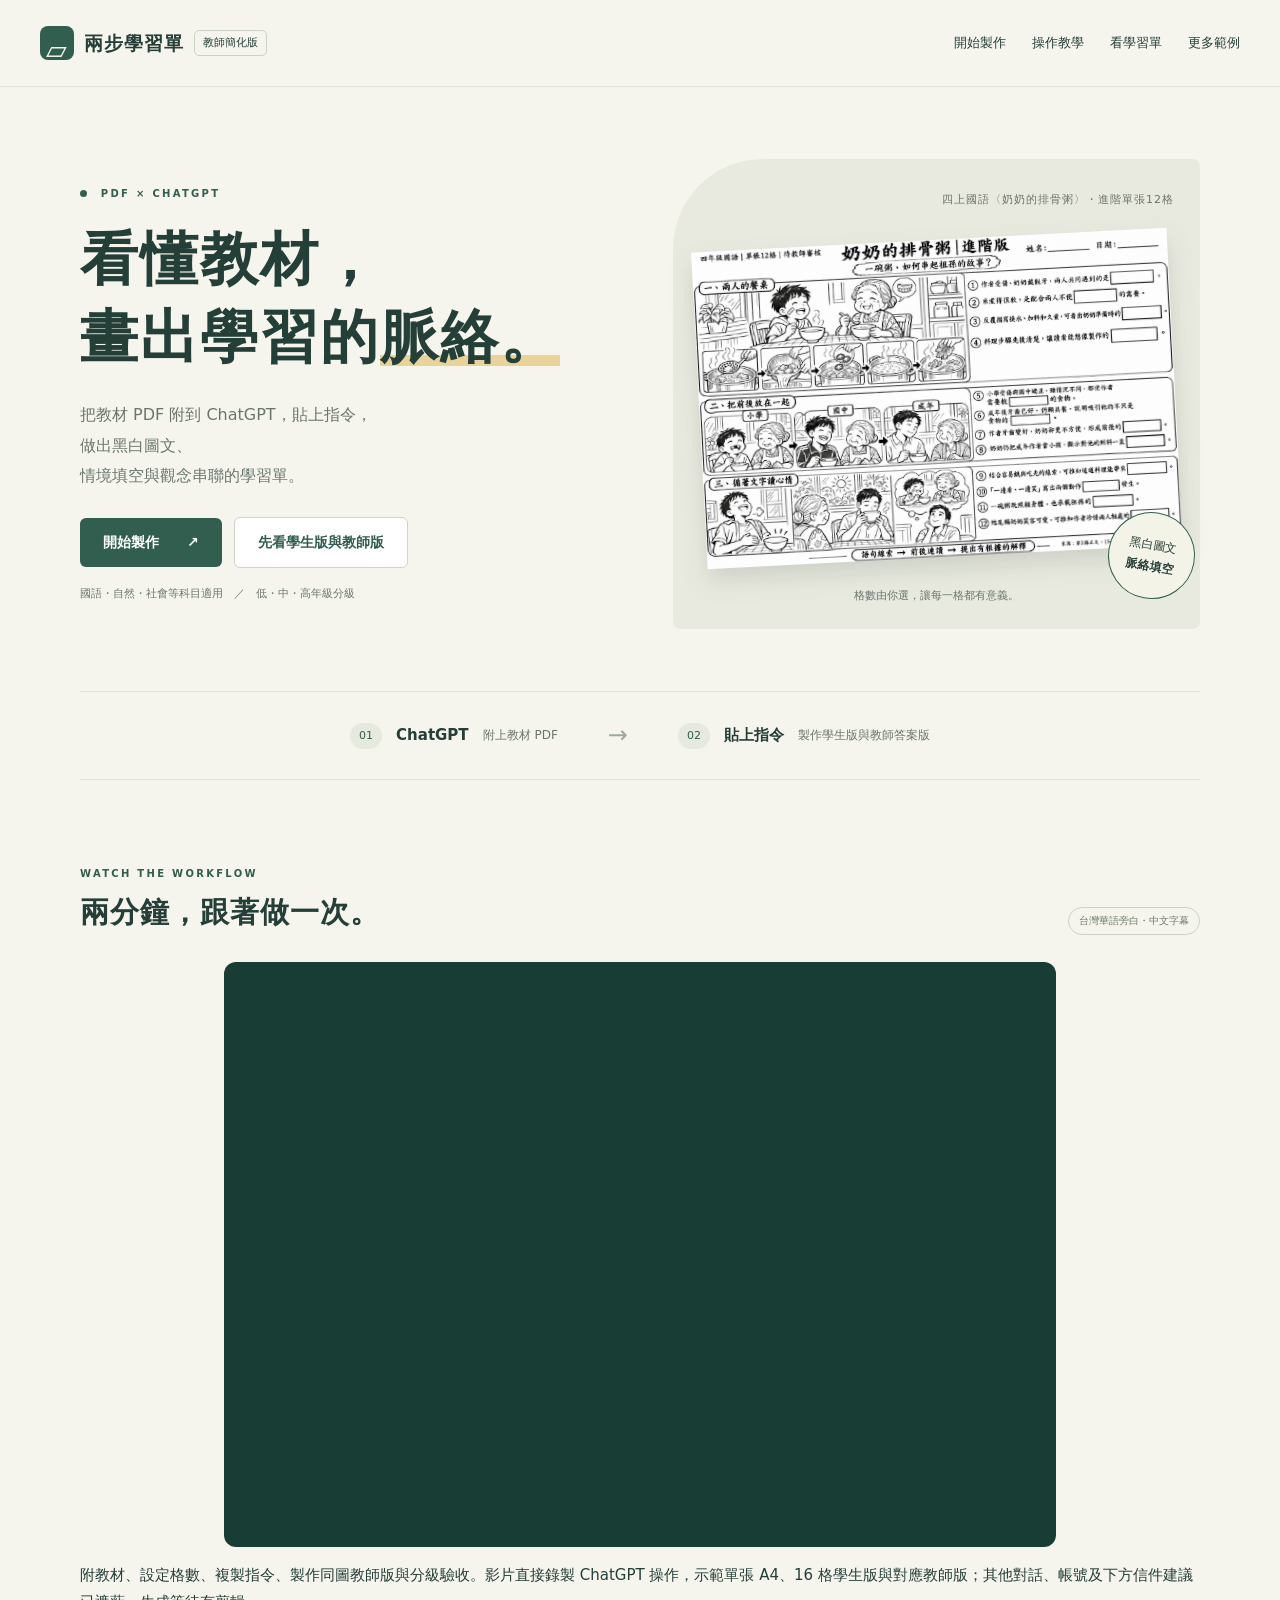
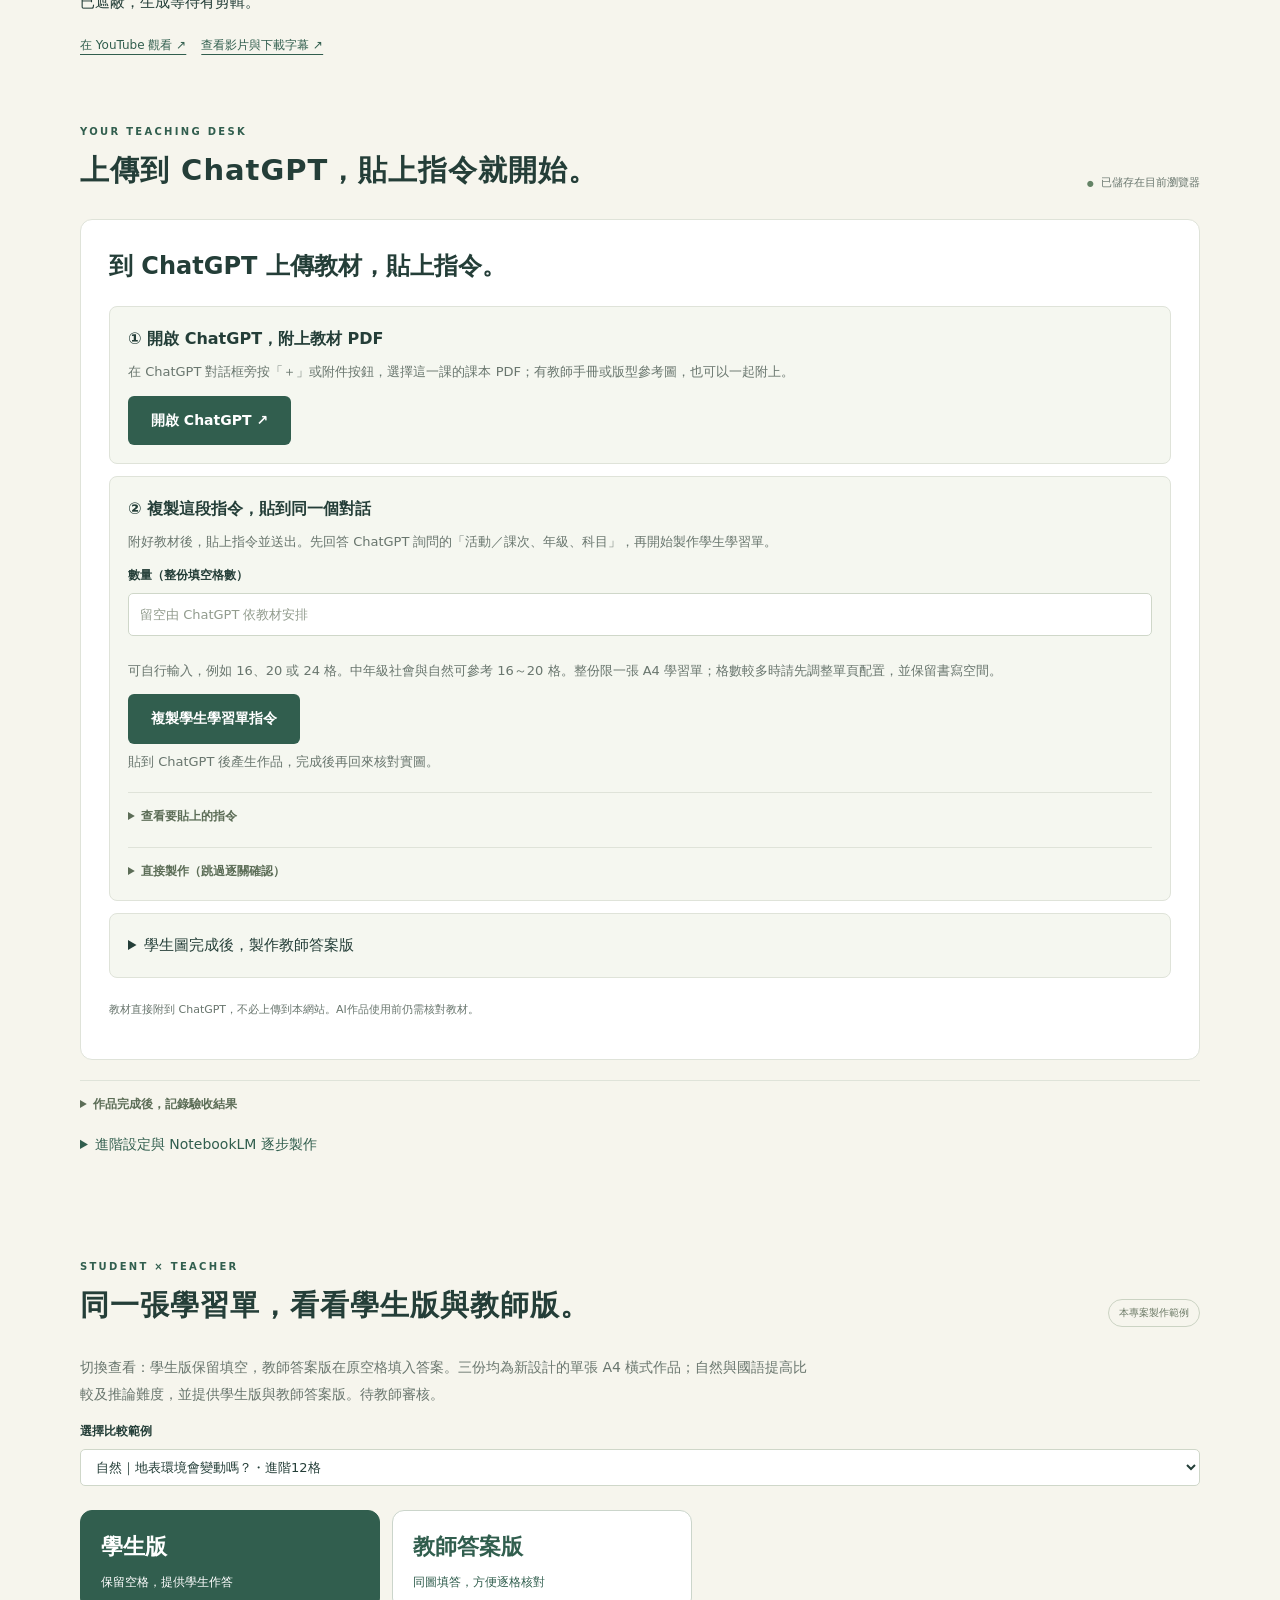
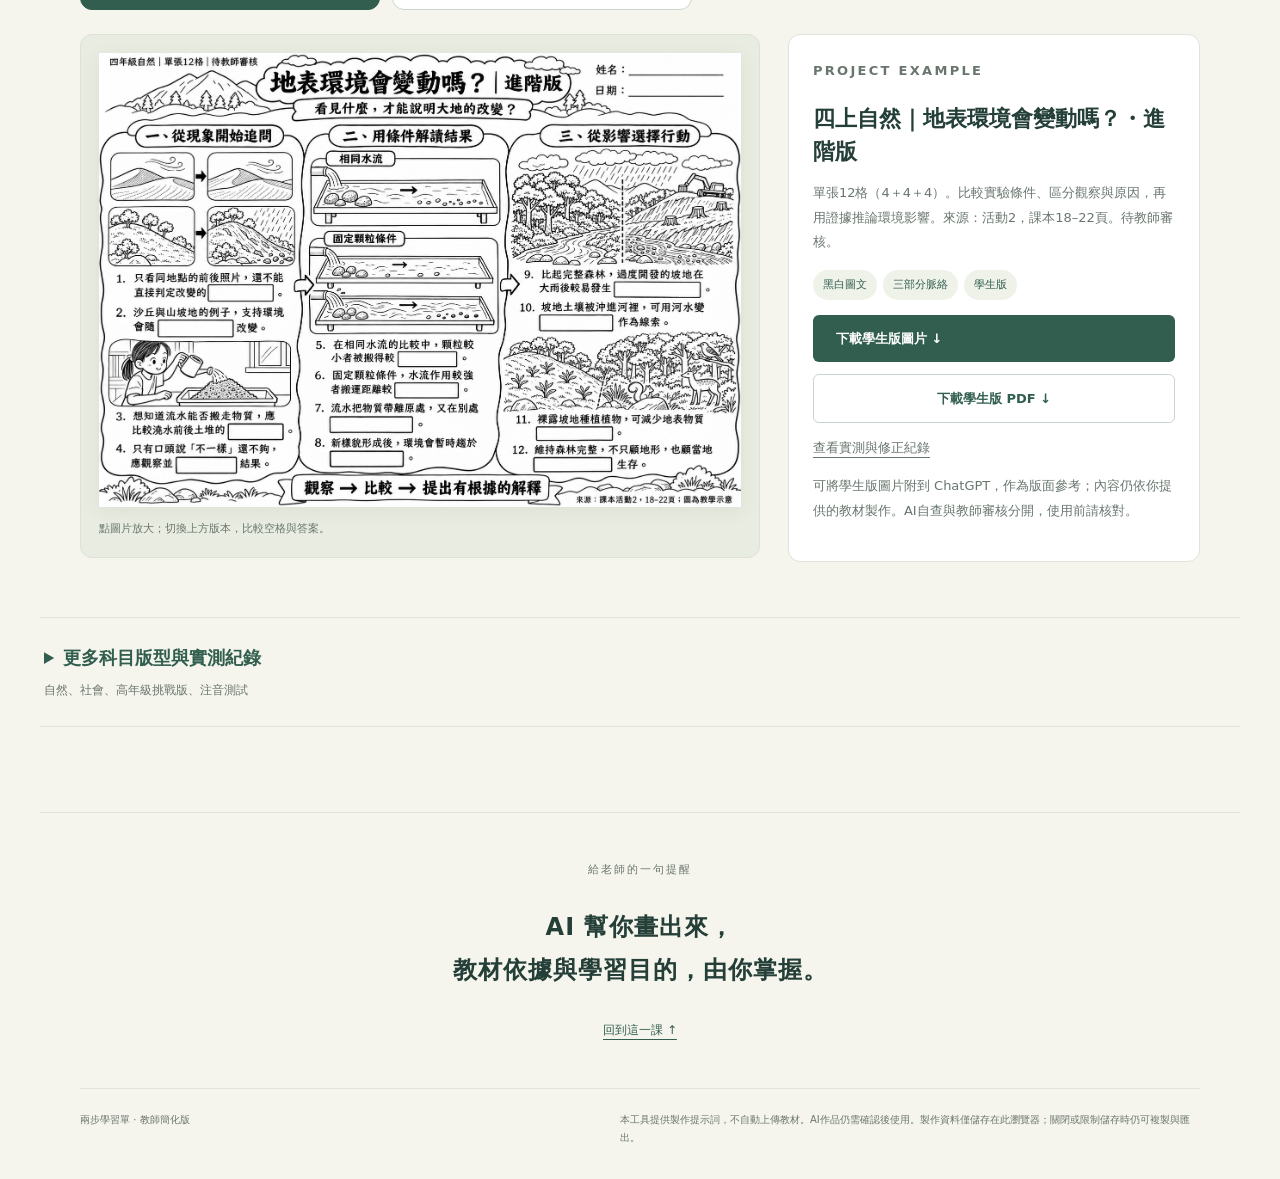
<file: index.html>
<!doctype html>
<html lang="zh-Hant">
<head><meta charset="utf-8"><meta name="viewport" content="width=device-width, initial-scale=1"><meta name="description" content="教師的兩步驟備課工具：NotebookLM拆解教材，ChatGPT設計低、中、高年級圖片式填空學習單。"><title>兩步學習單｜從教材到圖像</title><link rel="stylesheet" href="./styles.css?v=worksheet-direct-v5"><script src="./script.js?v=advanced-examples-20261107" defer></script></head>
<body>
<a class="skip" href="#workspace">跳到製作工具</a>
<header class="site-header"><a class="brand" href="#"><span class="brand-mark">▱</span> 兩步學習單<span class="edition">教師簡化版</span></a><nav aria-label="網站導覽"><a href="#workspace">開始製作</a><a href="#tutorial">操作教學</a><a href="#examples">看學習單</a><a href="#more-examples">更多範例</a></nav></header>
<main>
<section class="hero">
 <div class="hero-copy"><p class="eyebrow"><span></span> PDF × CHATGPT</p><h1>看懂教材，<br>畫出學習的<span class="underline">脈絡。</span></h1><p class="hero-text">把教材 PDF 附到 ChatGPT，貼上指令，<br class="desktop">做出黑白圖文、<br class="desktop">情境填空與觀念串聯的學習單。</p><div class="hero-actions"><a class="button primary" href="#workspace">開始製作 <span>↗</span></a><a class="button secondary" href="#examples">先看學生版與教師版</a></div><p class="hero-note">國語・自然・社會等科目適用　／　低・中・高年級分級</p></div>
 <div class="hero-art"><div class="paper-label">四上國語〈奶奶的排骨粥〉・進階單張12格</div><a href="#examples" aria-label="查看學生版與教師版比較"><img src="./assets/project-examples/chinese-student.png" alt="奶奶的排骨粥進階學習單，前後對比、語句線索與情感推論" width="1491" height="1055" fetchpriority="high"></a><span class="stamp">黑白圖文<br><b>脈絡填空</b></span><p>格數由你選，讓每一格都有意義。</p></div>
</section>
<div class="flow-strip" aria-label="兩步驟流程"><div><span class="tiny-number">01</span><b>ChatGPT</b><span>附上教材 PDF</span></div><span class="flow-arrow">→</span><div><span class="tiny-number">02</span><b>貼上指令</b><span>製作學生版與教師答案版</span></div></div>

<section id="tutorial" class="example-section"><div class="section-heading"><div><p class="eyebrow">WATCH THE WORKFLOW</p><h2>兩分鐘，跟著做一次。</h2></div><span class="tag">台灣華語旁白・中文字幕</span></div><iframe src="https://www.youtube.com/embed/mgtSYgT363M" title="兩步學習單台灣華語操作教學" loading="lazy" style="display:block;width:min(100%,900px,calc(65vh * 1.422222));aspect-ratio:64/45;margin:0 auto;border:0;border-radius:12px;background:#173d35" allow="accelerometer; autoplay; clipboard-write; encrypted-media; gyroscope; picture-in-picture; web-share" allowfullscreen></iframe><p>附教材、設定格數、複製指令、製作同圖教師版與分級驗收。影片直接錄製 ChatGPT 操作，示範單張 A4、16 格學生版與對應教師版；其他對話、帳號及下方信件建議已遮蔽，生成等待有剪輯。</p><a class="external-link" href="https://youtu.be/mgtSYgT363M" target="_blank" rel="noopener">在 YouTube 觀看 ↗</a>　<a class="external-link" href="./demo-video.html">查看影片與下載字幕 ↗</a></section>
<section id="workspace" class="workspace">
<div class="section-heading"><div><p class="eyebrow">YOUR TEACHING DESK</p><h2>上傳到 ChatGPT，貼上指令就開始。</h2></div><div class="save-status" id="save-status" role="status">資料保存在目前瀏覽器</div></div>
<section class="pdf-start" aria-labelledby="pdf-title"><h3 id="pdf-title">到 ChatGPT 上傳教材，貼上指令。</h3><div class="paste-cards"><article><h4>① 開啟 ChatGPT，附上教材 PDF</h4><p>在 ChatGPT 對話框旁按「＋」或附件按鈕，選擇這一課的課本 PDF；有教師手冊或版型參考圖，也可以一起附上。</p><a class="button primary" href="https://chatgpt.com/" target="_blank" rel="noopener">開啟 ChatGPT ↗</a></article><article><h4>② 複製這段指令，貼到同一個對話</h4><p>附好教材後，貼上指令並送出。先回答 ChatGPT 詢問的「活動／課次、年級、科目」，再開始製作學生學習單。</p><label for="quickBlankAmount">數量（整份填空格數）</label><input id="quickBlankAmount" type="text" inputmode="numeric" placeholder="留空由 ChatGPT 依教材安排" aria-describedby="quick-blank-help quick-blank-error"><p id="quick-blank-help" class="small-note">可自行輸入，例如 16、20 或 24 格。中年級社會與自然可參考 16～20 格。整份限一張 A4 學習單；格數較多時請先調整單頁配置，並保留書寫空間。</p><p id="quick-blank-error" class="small-note" role="status" hidden></p><button id="copy-pdf-prompt" type="button" class="button primary" data-copy="chatgpt-pdf-prompt">複製學生學習單指令</button><p class="small-note">貼到 ChatGPT 後產生作品，完成後再回來核對實圖。</p><details class="inline-details"><summary>查看要貼上的指令</summary><label for="chatgpt-pdf-prompt">附上 PDF 後，貼到 ChatGPT</label><textarea id="chatgpt-pdf-prompt" readonly rows="10"></textarea></details><details class="inline-details"><summary>直接製作（跳過逐關確認）</summary><p>先在上方填入整份格數，再選年級與科目。把指令貼到已附上教材的 ChatGPT 對話。</p>
<label for="directGrade">年級</label><select id="directGrade"><option value="">請選年級</option><option value="1">一年級</option><option value="2">二年級</option><option value="3">三年級</option><option value="4">四年級</option><option value="5">五年級</option><option value="6">六年級</option></select>
<label for="directSubject">科目</label><select id="directSubject"><option value="">請選科目</option><option>國語</option><option>數學</option><option>英語</option><option>自然</option><option>社會</option><option>生活</option><option>綜合活動</option><option>藝術</option><option>健康與體育</option><option>本土語文</option></select>
<p id="direct-status" class="small-note" role="status"></p><button id="copy-direct-prompt" type="button" class="button primary" data-copy="direct-prompt" aria-describedby="direct-status">複製直接製作指令</button>
<details class="inline-details"><summary>查看直接製作指令</summary><label for="direct-prompt">直接製作指令</label><textarea id="direct-prompt" readonly rows="8"></textarea></details></details></article><article><details><summary>學生圖完成後，製作教師答案版</summary><p>先檢查學生圖；在同一個對話附上學生原圖，再貼這段指令，製作同圖教師答案版。</p><button type="button" class="copy-button" data-copy="chatgpt-teacher-prompt">複製教師答案版指令</button><details class="inline-details"><summary>查看教師版指令</summary><label for="chatgpt-teacher-prompt">附上學生原圖後，貼到 ChatGPT</label><textarea id="chatgpt-teacher-prompt" readonly rows="8"></textarea></details></details></article></div><p class="small-note">教材直接附到 ChatGPT，不必上傳到本網站。AI作品使用前仍需核對教材。</p></section><details class="inline-details" id="acceptance"><summary>作品完成後，記錄驗收結果</summary><div class="check-area"><p>逐項檢查後再勾選。這是人工紀錄，複製指令或資料通過不會自動勾選。</p><fieldset><legend>A｜程式檢查</legend><div class="check-grid"><label><input type="checkbox" data-check="data"> 題數、三區分配、重複及來源欄位</label><label><input type="checkbox" data-check="files"> 圖片與 PDF 可開啟，頁數與 A4 尺寸正確</label></div></fieldset><fieldset><legend>B｜實圖檢查</legend><div class="check-grid"><label><input type="checkbox" data-check="blanks"> 目視清點實圖空格，無漏題、重題或答案外露</label><label><input type="checkbox" data-check="diagram"> 圖像與箭頭能支持題意及觀念連結</label><label><input type="checkbox" data-check="text"> 黑白可辨，文字與注音清楚，書寫空間足夠</label><label><input type="checkbox" data-check="pair"> 教師版依學生原圖逐格對應</label></div></fieldset><fieldset><legend>C｜教師確認</legend><div class="check-grid"><label><input type="checkbox" data-check="content"> 題意、教材來源、推論證據及程度合適</label><label><input type="checkbox" data-check="print"> 實際試印與學生試作</label></div></fieldset><p id="qa-count" role="status">已確認 0／8 項</p><button type="button" class="copy-button" id="copy-qa">複製驗收紀錄</button></div></details><details class="manual-route"><summary>進階設定與 NotebookLM 逐步製作</summary><div class="desk">
<details class="settings optional-settings"><summary>需要調整年級、格數或審核方式？</summary><div class="settings-content"><h3>先選學生程度</h3><div class="grade-options" role="group" aria-label="年級程度"><button type="button" data-grade="low" aria-pressed="false">低年級<span>1–2年級</span></button><button type="button" data-grade="middle" aria-pressed="true">中年級<span>3–4年級</span></button><button type="button" data-grade="high" aria-pressed="false">高年級<span>5–6年級</span></button></div><div class="grade-description" id="grade-description"></div><p id="high-note" class="small-note" hidden>高年級採C挑戰版，保留自主心智圖與理由作答空間。<a href="./範例/高年級挑戰版設計.md" target="_blank" rel="noopener">查看設計說明 ↗</a></p><label for="blankMode">填空格數</label><select id="blankMode"><option value="flexible">依教材彈性安排（預設）</option><option value="exact">指定確切格數</option></select><label for="blankAmount">指定填空格數</label><input id="blankAmount" type="number" min="1" step="1" value="16" aria-describedby="blank-amount-note"><label for="countBasis">格數計算方式</label><select id="countBasis"><option value="whole_sheet">整份總計</option><option value="per_part">每部分各計（三部分）</option></select><p id="blank-amount-note" class="small-note">預設依教材重點與書寫空間彈性安排。需要固定題量時，選「指定確切格數」；例：每部分6格＝共18格。</p><label for="reviewMode">教師確認方式</label><select id="reviewMode"><option value="teacher">教師逐關確認（預設）</option><option value="ai">略過中間確認，AI檢核後交付</option></select><p class="small-note">可選擇不逐關等待；AI檢核不等於教師通過，未經教師確認仍標待教師審核。</p><label for="difficulty">思考難度（與格數獨立）</label><select id="difficulty"><option>基礎</option><option selected>一般</option><option>進階</option></select><label for="goal">學習目標</label><input id="goal" value="尋找關聯性" placeholder="例如：比較特徵與推論因果"><label for="version">教材版本</label><input id="version" placeholder="未填則標版本待查"><label for="numbering">一般題號</label><select id="numbering"><option>一般題號</option><option>不顯示題號</option></select><label for="subject">科目</label><input id="subject" placeholder="例如：國語、自然、社會、數學" value=""><label for="lesson">單元／單一活動或課次</label><input id="lesson" placeholder="自然：單元→活動；社會：單元→課"><label for="pages">教材範圍</label><input id="pages" placeholder="例如：課本印刷20–23頁"><div class="setting-note"><b>跨科目適用，依教材選擇架構。</b><p>保留核心問題、分段重點與各部分的關係。課本是內容依據，教師手冊用來確認。教材沒有提供的資訊，不猜、不補。</p></div><button class="text-button" id="download">↓ 匯出我的製作包</button><button class="text-button subtle" id="clear">清除本機資料</button></div></details>
<div class="work-panel">
<div class="step-tabs" role="tablist" aria-label="製作步驟"><button id="tab-1" role="tab" aria-selected="true" aria-controls="step-1" tabindex="0"><span>01</span> 拆解教材</button><button id="tab-2" role="tab" aria-selected="false" aria-controls="step-2" tabindex="-1"><span>02</span> 圖像學習單</button></div>
<section id="step-1" role="tabpanel" aria-labelledby="tab-1">
 <div class="panel-heading"><div><p class="tool-name">在 NotebookLM 完成</p><h3>① 到 NotebookLM，上傳這一課教材。</h3></div><a class="external-link" href="https://notebooklm.google.com/" target="_blank" rel="noopener">開啟 NotebookLM ↗</a></div>
 <ol class="instructions"><li>開啟 NotebookLM，建立筆記本，上傳這一課的課本 PDF；有教師手冊也一起上傳。</li><li>依序複製下方三段文字，貼到 NotebookLM 的對話框；等它回答後，再貼下一段。</li><li>保留三次回答與來源引用，下一步會貼到這裡。</li></ol>
 <div class="paste-cards"><article><h4>先貼這段：確認教材</h4><p>讓 NotebookLM 確認讀到哪一課。</p><button class="copy-button" data-notebook-stage="0">複製第一段：來源確認</button></article><article><h4>回答後，再貼：整理重點</h4><p>找出這一課的核心問題與重點。</p><button class="copy-button" data-notebook-stage="1">複製第二段：教材分析</button></article><article><h4>最後貼：分成三部分</h4><p>把同一課的重點整理成有關係的三部分。</p><button class="copy-button" data-notebook-stage="2">複製第三段：三部分重組</button></article></div>
 <details class="inline-details"><summary>查看完整提示詞</summary><label for="notebook-prompt">NotebookLM 提示詞</label><textarea id="notebook-prompt" readonly rows="13" spellcheck="false"></textarea></details>
 <div class="panel-bottom"><span>三次回答都完成後，前往第二步。</span><button class="button primary" id="next-step">前往第二步 →</button></div>
</section>
<section id="step-2" role="tabpanel" aria-labelledby="tab-2" hidden>
 <div class="panel-heading"><div><p class="tool-name">在 ChatGPT 完成</p><h3>② 貼上回答，再到 ChatGPT 出圖。</h3></div><a class="external-link" href="https://chatgpt.com/" target="_blank" rel="noopener">開啟 ChatGPT ↗</a></div>
 <ol class="instructions"><li>把 NotebookLM 的三次回答（含來源引用）貼到下方欄位。</li><li>按「複製到 ChatGPT 的內容」，開啟 ChatGPT，在對話框貼上並送出。</li><li>收到學生圖後，核對題目與答案；需要教師版時，使用下方的教師版指令。</li></ol>
 <label for="material">在這裡貼上 NotebookLM 的三次回答</label><details class="inline-details"><summary>還沒有教材？載入範例試試</summary><button class="text-button" id="load-example">載入地形實測範例</button><br><button type="button" class="text-button" id="load-chinese-example">載入四上國語第2課進階底稿（10格，來源待查）</button></details><textarea id="material" rows="9" placeholder="把 NotebookLM 的「來源確認、教材分析、三部分重組」三次回答貼在這裡，保留引用與頁碼。" spellcheck="false"></textarea>
 <details class="inline-details"><summary>調整注音與列印方式</summary> <div class="controls-row"><div><label for="phonetic">注音標示</label><select id="phonetic"><option value="grade">依年級（僅低年級加注音）</option><option value="on">加注音</option><option value="off">不加注音</option></select></div><div><label for="layout">列印版面</label><select id="layout"><option value="橫式">A4 橫式</option><option value="直式">A4 直式</option></select></div></div>
 <p id="font-note" class="font-note" hidden>僅低年級預設加注音，指定「注音芫荽 Bpmf Iansui」。中年級實測曾出現注音錯置及數字變動，生成後須逐字核對。圖片生成不能保證精確套用字型。需要精確字型時，使用字型檔排版。<a href="https://github.com/ButTaiwan/bpmfvs/releases" target="_blank" rel="noopener">官方字型下載 ↗</a></p>
</details>
 <button class="button primary" data-copy="image-prompt" id="copy-image">複製到 ChatGPT 的內容 ↗</button><p id="material-status" class="small-note" role="status"></p><details class="inline-details"><summary>查看要貼到 ChatGPT 的內容</summary><label for="image-prompt">學生版圖片提示詞</label><textarea id="image-prompt" readonly rows="12" spellcheck="false"></textarea></details>
<details class="inline-details"><summary>檢查結構化題目資料（選填）</summary><label for="plan">貼上 ChatGPT 交付的題目 JSON</label><textarea id="plan" rows="5" spellcheck="false" aria-describedby="plan-help"></textarea><p class="small-note" id="plan-help">可檢查三區題數、重複題目、答案與來源欄位，以及明顯的答案外露標記。</p></details> <details class="inline-details"><summary>③ 需要教師答案版或修改圖片？</summary><label for="teacher-prompt">把學生原圖附到 ChatGPT，再貼上這段指令</label><textarea id="teacher-prompt" readonly rows="6"></textarea><button class="copy-button" data-copy="teacher-prompt">複製教師版指令</button><label for="issues">需要修正的地方</label><textarea id="issues" rows="3" placeholder="例如：台地畫成尖山；生活情境漏掉「可能」；注音讀音錯誤。"></textarea><button class="copy-button" id="copy-fix">複製修正指令</button></details>
</section></div></div>
</details></section>

<span id="chinese-example" aria-hidden="true"></span><section class="example-section worksheet-showcase" id="examples"><div class="section-heading"><div><p class="eyebrow">STUDENT × TEACHER</p><h2>同一張學習單，看看學生版與教師版。</h2></div><span class="tag">本專案製作範例</span></div><p class="showcase-intro">切換查看：學生版保留填空，教師答案版在原空格填入答案。三份均為新設計的單張 A4 橫式作品；自然與國語提高比較及推論難度，並提供學生版與教師答案版。待教師審核。</p><label for="example-subject">選擇比較範例</label><select id="example-subject"><option value="science">自然｜地表環境會變動嗎？・進階12格</option><option value="chinese">國語｜奶奶的排骨粥・進階12格</option><option value="hometown">社會｜家鄉在哪裡・新設計16格</option></select><div class="showcase-switch" role="group" aria-label="學生與教師版本比較"><button type="button" data-comparison="student" aria-pressed="true">學生版<span>保留空格，提供學生作答</span></button><button type="button" data-comparison="teacher" aria-pressed="false">教師答案版<span>同圖填答，方便逐格核對</span></button></div><div id="example-page-control" hidden><label for="example-page">預覽頁次</label><select id="example-page"><option value="1">第 1 頁</option><option value="2">第 2 頁</option></select></div><div class="preview-layout"><div class="worksheet-preview"><a id="preview-open" href="./assets/project-examples/science-student.png" target="_blank" rel="noopener" aria-label="放大目前學習單"><img id="preview-image" src="./assets/project-examples/science-student.png" alt="四上自然地表環境進階學生版" width="1491" height="1055" loading="lazy"></a><p>點圖片放大；切換上方版本，比較空格與答案。</p></div><aside class="preview-info"><p class="eyebrow">PROJECT EXAMPLE</p><h3 id="preview-title">四上自然｜地表環境會變動嗎？・進階版</h3><p id="preview-description">觀察現象 → 比較條件 → 提出有根據的解釋。單張12格，待教師審核。</p><div class="preview-meta"><span>黑白圖文</span><span>三部分脈絡</span><span id="preview-version">學生版</span></div><a class="button primary" id="preview-download" href="./assets/project-examples/science-student.png" download>下載學生版圖片 ↓</a><a class="button secondary" id="preview-pdf" href="./assets/project-examples/science-student.pdf" download>下載學生版 PDF ↓</a><p id="preview-qa" hidden><a href="./範例/新設計進階範例-20261107.md">查看實測與修正紀錄</a></p><p class="small-note">可將學生版圖片附到 ChatGPT，作為版面參考；內容仍依你提供的教材製作。AI自查與教師審核分開，使用前請核對。</p></aside></div></section>
<details id="more-examples" class="more-examples"><summary>更多科目版型與實測紀錄 <span>自然、社會、高年級挑戰版、注音測試</span></summary><section id="reference-style" class="example-section"><div class="section-heading"><div><p class="eyebrow">CONTEXTUAL VISUAL WORKSHEETS</p><h2>以這種圖文脈絡，整理每一課。</h2></div><span class="tag">黑白・情境填空・觀念串聯</span></div><p>核心問題統整全頁，各區依教材呈現觀察、比較、步驟或因果，最後串聯概念。四年級以填空為主，搭配少量推論與短句理由；高年級同樣依本次指定的三部分與格數製作；下方C挑戰版僅為歷史案例。</p><div class="reference-grid"><figure><a href="./assets/參考版型-自然地表.png" target="_blank" rel="noopener"><img src="./assets/參考版型-自然地表.png" alt="自然：觀察 → 實驗 → 保護，老師提供的版型參考" loading="lazy" width="1491" height="1055"></a><figcaption>自然：觀察 → 實驗 → 保護</figcaption></figure><figure><a href="./assets/參考版型-社會地圖.png" target="_blank" rel="noopener"><img src="./assets/參考版型-社會地圖.png" alt="社會：選圖 → 讀圖 → 探索，老師提供的版型參考" loading="lazy" width="1491" height="1055"></a><figcaption>社會：選圖 → 讀圖 → 探索</figcaption></figure><figure><a href="./assets/參考版型-自然環境.png" target="_blank" rel="noopener"><img src="./assets/參考版型-自然環境.png" alt="自然：分類 → 比較 → 安全記錄，老師提供的版型參考" loading="lazy" width="1491" height="1055"></a><figcaption>自然：分類 → 比較 → 安全記錄</figcaption></figure></div><p class="small-note">以上為老師提供的視覺參考，未在本次重新逐題核對原教材；不標示為已驗證教材。實際內容依各課來源重做，避免直接沿用圖中的題目與答案。</p></section>
<section id="example" class="example-section"><div class="section-heading"><div><p class="eyebrow">TESTED WITH REAL MATERIALS</p><h2>先前實測留存：四年級地形進階版。</h2></div><span class="tag">2026.10.21 實測</span></div><div class="example-grid"><div class="example-visual"><a href="./assets/家鄉的地形-進階無題碼學生版.png" target="_blank" rel="noopener"><img src="./assets/家鄉的地形-進階無題碼學生版.png" alt="家鄉的地形學生版，進階版，無題碼，點擊放大" loading="lazy" width="1491" height="1055"></a><div class="image-links"><a href="./assets/家鄉的地形-進階無題碼學生版.png" download>↓ 學生版原圖</a><a href="./範例/四年級進階版核對.md" download>↓ 進階版教師參考</a></div></div><div class="example-copy"><h3>家鄉的地形</h3><p class="example-meta">四上社會 1-2｜課本印刷20–23頁｜分類・連結・說理由</p><div class="mini-map"><span>觀察地形特徵</span><b>↓</b><span>連結居民生活</span><b>↕</b><span>理解人與環境互相影響</span></div><p>這是先前以看圖分類、理由與關係鏈為主的實測圖，保留供比較。新版預設已改為上方的黑白情境填空版型，載入底稿後會使用新的圖文規則；新版底稿尚待重新出圖驗收。</p><div class="finding"><b>實測發現：有引用，仍要核對。</b><p>NotebookLM 曾混淆教冊與課本頁碼，已回到原檔更正。進階學生圖已檢視五種地形與三區題面；生成的圖片順序與指令不同，教師參考已依實圖調整，不能照預設順序批改。</p></div><p class="small-note">此為四年級無注音案例；中年級注音與六年級挑戰版另有實測紀錄。低年級注音與實際紙本列印仍待驗收。</p><a class="external-link" href="./範例/四年級進階版核對.md" target="_blank" rel="noopener">閱讀本次實測紀錄 ↗</a></div></div></section>
<section class="example-section" id="senior-example"><div class="section-heading"><div><p class="eyebrow">GRADE 6 · CHALLENGE WORKSHEET</p><h2>歷史案例：六年級 C 挑戰版。</h2></div><span class="tag">六上社會1-3・C挑戰版</span></div><div class="example-grid"><div class="example-visual"><a href="./assets/六上1-3-C挑戰版-第1頁.png" target="_blank" rel="noopener"><img src="./assets/六上1-3-C挑戰版-第1頁.png" alt="六上社會1-3挑戰版第1頁：自主心智圖空白區、通用檢核與教材依據欄" loading="lazy" width="1491" height="1055"></a><div class="image-links"><a href="./assets/六上1-3-C挑戰版-第1頁.png" download>↓ 第1頁：自主建構</a><a href="./assets/六上1-3-C挑戰版-第2頁.png" target="_blank" rel="noopener">查看第2頁：情境與出題 ↗</a><a href="./範例/六上1-3教材核對與教師參考.md" download>↓ 教師參考與評分規準</a></div></div><div class="example-copy"><h3>民主國家政府與人民的關係為何？</h3><p class="example-meta">六上社會1-3｜課本印刷34–39頁｜兩張學生圖</p><p>參考老師既有的C挑戰版，先讓NotebookLM核對教材，再到ChatGPT實際出圖。難度放在自主組織、課文證據與情境推理。</p><div class="mini-map"><span>第1頁：自己畫架構、解釋連結</span><b>↓</b><span>第2頁：三個情境、自己出題、延伸思考</span><b>↕</b><span>教師端：參考架構、可接受論點、三級評量</span></div><div class="finding"><b>不把參考架構印成學生答案。</b><p>不預畫主幹與分支；情境標明教學假設，學生可提出不同但有教材依據的說法。完整架構與評分規準另外下載。</p></div><p class="small-note">此為先前不同任務的挑戰版，不代表目前高年級預設流程；待教師審核，未完成真實紙本列印或學生試作。詳見本次實測紀錄。</p><a class="external-link" href="./範例/六上1-3挑戰版實測.md" target="_blank" rel="noopener">閱讀六上1-3實測結果 ↗</a></div></div></section>
<section class="example-section" id="phonetic-test"><div class="section-heading"><div><p class="eyebrow">MIDDLE GRADES · BOPOMOFO TEST</p><h2>中年級，也把注音實際測一次。</h2></div><span class="tag">兩輪注音未通過</span></div><div class="example-grid"><div class="example-visual"><h3>注音仍須逐字驗收</h3><p>兩輪測試均未通過，錯誤圖片保留於實測紀錄，不作學生版展示。</p></div><div class="example-copy"><h3>有注音，不代表注音正確。</h3><p>使用同一份8格教材加上注音，實測出現符號不完整與對位錯置，高度的1000公尺也被改成100公尺。</p><div class="finding"><b>內容與注音，分開驗收。</b><p>第二輪改為直式、加大排版，1000公尺已修正；注音仍錯亂、未通過。兩輪測試圖與結果均保留，原本已核對的無注音版繼續提供。</p></div><p>僅低年級預設加注音。中年級預設不加，也可在第二步明確指定。每次出圖都要核對字音、聲調、數字與手寫空間。</p><a class="external-link" href="./範例/中年級注音實測.md" target="_blank" rel="noopener">閱讀注音實測與修正結果 ↗</a></div></div></section>
</details>
<section class="closing"><span>給老師的一句提醒</span><p>AI 幫你畫出來，<br>教材依據與學習目的，由你掌握。</p><a href="#workspace">回到這一課 ↑</a></section>
</main><footer><span>兩步學習單 · 教師簡化版</span><p>本工具提供製作提示詞，不自動上傳教材。AI作品仍需確認後使用。製作資料僅儲存在此瀏覽器；關閉或限制儲存時仍可複製與匯出。</p></footer><div id="toast" class="toast" role="status" aria-live="polite"></div>
</body></html>
</file>
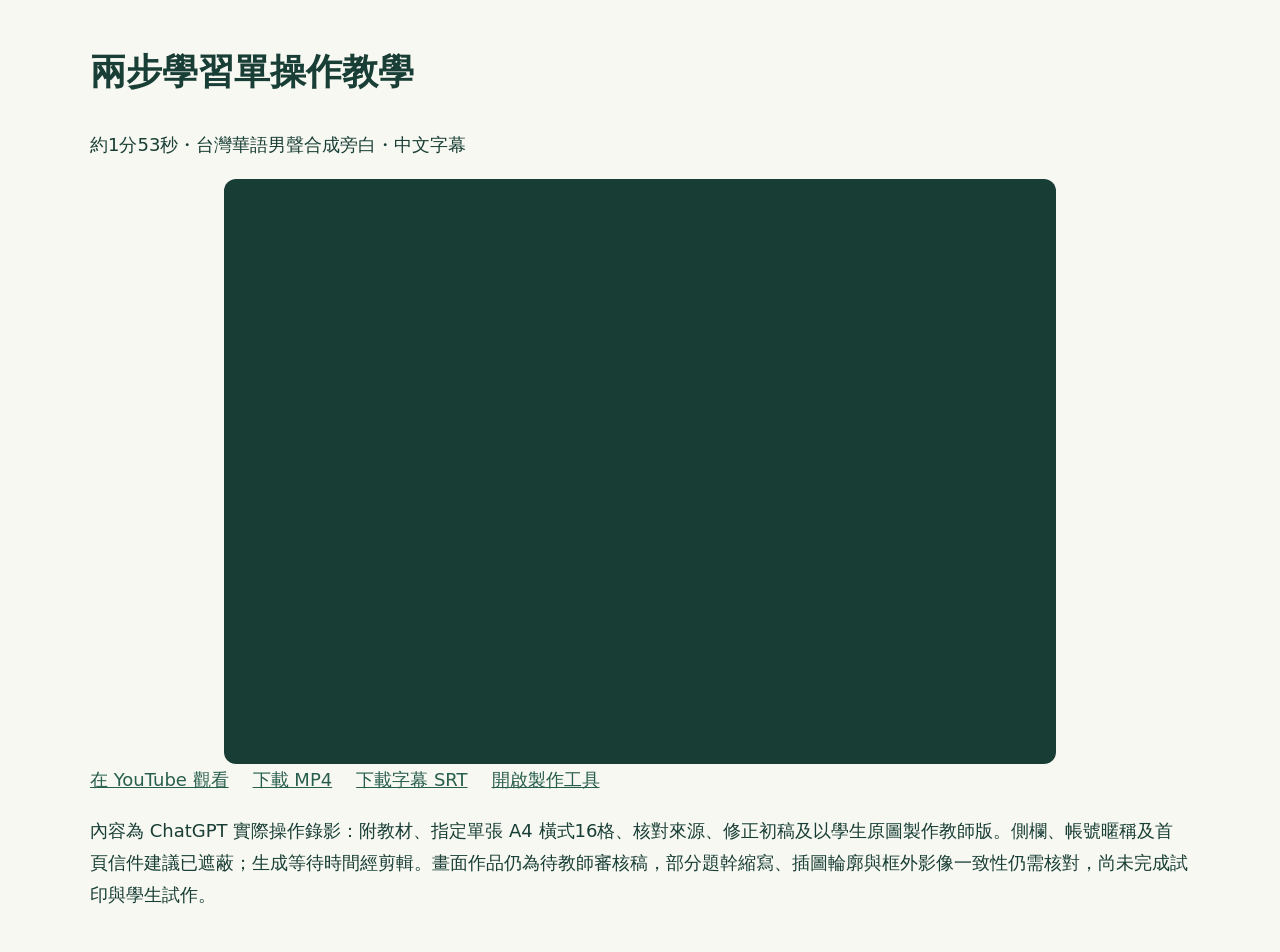
<file: demo-video.html>
<!doctype html><html lang="zh-Hant"><head><meta charset="utf-8"><meta name="viewport" content="width=device-width,initial-scale=1"><title>兩步學習單 操作教學</title><style>body{margin:0;background:#f7f8f2;color:#183e35;font:18px/1.8 system-ui,sans-serif}main{max-width:1100px;margin:40px auto;padding:0 24px}a{color:#285e4d}nav{display:flex;gap:24px;flex-wrap:wrap}</style></head><body><main><h1>兩步學習單操作教學</h1><p>約1分53秒・台灣華語男聲合成旁白・中文字幕</p><iframe src="https://www.youtube.com/embed/mgtSYgT363M" title="兩步學習單台灣華語操作教學" loading="lazy" style="display:block;width:min(100%,900px,calc(65vh * 1.422222));aspect-ratio:64/45;margin:0 auto;border:0;border-radius:12px;background:#173d35" allow="accelerometer; autoplay; clipboard-write; encrypted-media; gyroscope; picture-in-picture; web-share" allowfullscreen></iframe><nav><a href="https://youtu.be/mgtSYgT363M">在 YouTube 觀看</a><a href="./media/chatgpt-live-single-page.mp4" download>下載 MP4</a><a href="./media/chatgpt-live-single-page.srt" download>下載字幕 SRT</a><a href="./index.html#workspace">開啟製作工具</a></nav><p>內容為 ChatGPT 實際操作錄影：附教材、指定單張 A4 橫式16格、核對來源、修正初稿及以學生原圖製作教師版。側欄、帳號暱稱及首頁信件建議已遮蔽；生成等待時間經剪輯。畫面作品仍為待教師審核稿，部分題幹縮寫、插圖輪廓與框外影像一致性仍需核對，尚未完成試印與學生試作。</p></main></body></html>
</file>
<file: styles.css>
:root{--ink:#243e38;--muted:#69766e;--green:#315e4e;--cream:#f6f5ed;--line:#dfe3d9;--accent:#e6bd76;--white:#fff;--sans:"Microsoft JhengHei","PingFang TC",system-ui,sans-serif}*{box-sizing:border-box}html{scroll-behavior:smooth;scroll-padding-top:30px}body{margin:0;color:var(--ink);background:var(--cream);font:15px/1.8 var(--sans)}a{color:inherit;text-underline-offset:5px}button,input,textarea,select{font:inherit}button,a,input,textarea,select{-webkit-tap-highlight-color:transparent}button{cursor:pointer}button:disabled{cursor:not-allowed;opacity:.45}button:focus-visible,a:focus-visible{outline:3px solid #bd862d;outline-offset:4px}input:focus,textarea:focus,select:focus{outline:2px solid #7a9d87;outline-offset:1px}button{border:0}button,a{touch-action:manipulation}[hidden]{display:none!important}.site-header{max-width:1280px;margin:auto;padding:26px 40px;display:flex;justify-content:space-between;align-items:center;border-bottom:1px solid var(--line)}.brand{text-decoration:none;display:flex;align-items:center;gap:10px;font-size:19px;font-weight:800;letter-spacing:1px}.brand-mark{display:grid;place-items:center;background:var(--green);color:var(--cream);width:34px;height:34px;border-radius:8px;font-size:27px}.edition{font-size:11px;letter-spacing:0;padding:2px 8px;border:1px solid #cbd3c6;border-radius:5px;font-weight:400}.site-header nav{display:flex;gap:26px;font-size:13px}.site-header nav a{text-decoration:none}.hero{max-width:1200px;margin:0 auto;display:grid;grid-template-columns:1fr 1fr;gap:65px;padding:72px 40px 62px;align-items:center}.eyebrow{font-size:10px;letter-spacing:2.3px;font-weight:700;color:var(--green);margin:0 0 18px}.eyebrow span{display:inline-block;width:7px;height:7px;background:var(--green);border-radius:50%;margin-right:8px}h1{font-size:clamp(38px,4.5vw,61px);line-height:1.35;letter-spacing:2px;margin:0 0 24px;font-weight:800}.underline{background:linear-gradient(transparent 76%,#ead29b 76%,#ead29b 92%,transparent 92%)}.hero-text{color:var(--muted);font-size:16px;line-height:1.9;margin:0 0 25px}.button{display:inline-flex;align-items:center;justify-content:center;gap:28px;padding:12px 23px;border-radius:6px;text-decoration:none;font-size:14px;font-weight:700}.primary{background:var(--green);color:white;transition:background .15s}.primary:hover{background:#234636}.hero-note{font-size:11px;color:var(--muted);margin:16px 0 0}.hero-art{position:relative;background:#e9eadf;padding:31px 26px 12px;border-radius:90px 7px 7px 7px}.hero-art>a{display:block;transform:rotate(-3deg);filter:drop-shadow(0 12px 12px #263d3825);transition:transform .2s}.hero-art>a:hover{transform:rotate(0)}.hero-art img{display:block;width:100%;height:auto;border-radius:3px}.paper-label{font-size:11px;letter-spacing:1px;text-align:right;margin-bottom:20px;color:#697565}.hero-art>p{text-align:center;font-size:11px;margin-top:20px;color:var(--muted)}.stamp{position:absolute;right:5px;bottom:30px;border:1px solid var(--green);border-radius:50%;background:#f4f3e8;width:87px;height:87px;display:flex;flex-direction:column;justify-content:center;align-items:center;line-height:1.7;font-size:12px;transform:rotate(10deg)}.flow-strip{border-top:1px solid var(--line);border-bottom:1px solid var(--line);max-width:1120px;margin:auto;display:flex;justify-content:center;align-items:center;gap:50px;padding:22px}.flow-strip>div{display:flex;gap:14px;align-items:center}.flow-strip b{font-size:15px}.flow-strip>div>span:last-child{color:var(--muted);font-size:12px}.tiny-number{font-size:11px;color:var(--green);background:#e6eade;padding:3px 9px;border-radius:20px}.flow-arrow{font-size:24px;color:#9caa9b}.workspace,.example-section{max-width:1200px;padding:65px 40px 0;margin:auto}.section-heading{display:flex;justify-content:space-between;align-items:end;gap:20px;margin-bottom:27px}.section-heading .eyebrow{margin-bottom:8px}h2{font-size:29px;letter-spacing:1px;line-height:1.5;margin:0}.save-status{font-size:11px;color:var(--muted)}.save-status:before{content:"●";font-size:8px;color:#648366;margin-right:7px}.desk{display:grid;grid-template-columns:252px minmax(0,1fr);border:1px solid #d4dacc;border-radius:10px;overflow:hidden;background:white;box-shadow:0 10px 40px #233f3510}.settings{padding:25px 23px;background:#eef0e6;border-right:1px solid #d9dfd3}.settings h3{font-size:14px;margin:0 0 13px}.grade-options{display:flex;gap:4px}.grade-options button{padding:9px 5px;flex:1;font-size:12px;border:1px solid #cbd3c5;background:transparent;border-radius:5px;color:var(--green);line-height:1.5}.grade-options span{display:block;font-size:9px;margin-top:4px;opacity:.7}.grade-options button[aria-pressed=true]{background:var(--green);color:white;border-color:var(--green)}.grade-description{font-size:11px;color:#62725e;padding:14px 0 19px;min-height:102px;line-height:1.8}label{display:block;font-size:12px;font-weight:700;margin:0 0 6px}input:not([type=checkbox]),select{width:100%;padding:9px 11px;background:#fff;border:1px solid #cfd7c9;border-radius:5px;color:var(--ink);font-size:13px;min-width:0}input:not([type=checkbox]){margin-bottom:17px}.setting-note{border-top:1px solid #cdd5c7;padding-top:18px;margin-top:6px;font-size:11px;color:#66745f}.setting-note b{font-size:12px;color:var(--ink)}.setting-note p{margin-top:7px}.text-button{background:transparent;color:var(--green);font-size:12px;padding:6px 0;text-decoration:underline;text-underline-offset:4px}.settings>.text-button{display:block;text-decoration:none;margin-top:8px}.subtle{color:#76836e!important;font-size:11px}.work-panel{padding:0 30px 30px;min-width:0}.step-tabs{display:flex;border-bottom:1px solid var(--line);margin-bottom:26px;gap:28px}.step-tabs button{font-size:14px;color:#788378;background:transparent;padding:20px 0 15px;border-bottom:3px solid transparent}.step-tabs button[aria-selected=true]{color:var(--green);border-bottom-color:var(--green);font-weight:700}.step-tabs button span{font-size:11px;margin-right:6px}.panel-heading{display:flex;justify-content:space-between;align-items:center;gap:12px}.tool-name{margin:0;font-size:10px;color:#7b8d77;letter-spacing:1px}h3{font-size:22px;margin:4px 0 12px;line-height:1.5}.external-link{font-size:12px;color:var(--green);white-space:nowrap}.instructions{padding-left:19px;color:#61715f;font-size:13px;margin:8px 0 23px}.instructions li{padding:3px 0}.prompt-heading{display:flex;align-items:center;justify-content:space-between;gap:10px;margin:15px 0 8px}.prompt-heading label{margin:0;font-size:13px}.copy-button{color:var(--green);background:#e9eee4;padding:6px 12px;border-radius:4px;font-size:11px;font-weight:700}.copy-button:hover{background:#dce5d5}textarea{width:100%;resize:vertical;min-height:90px;border:1px solid #d7ddcf;border-radius:6px;background:#fff;color:#344a3b;padding:14px 16px;font-size:12px;line-height:1.9;display:block}textarea[readonly]{background:#f8f9f3}textarea::placeholder,input::placeholder{color:#929c8e}.inline-details{font-size:12px;color:#5c6d57;border-top:1px solid var(--line);padding:13px 0 0;margin-top:19px}.inline-details summary{cursor:pointer;font-weight:700}.inline-details ul{padding-left:20px}.inline-details label{margin-top:18px}.inline-details .copy-button{margin-top:8px}.panel-bottom{display:flex;justify-content:space-between;align-items:center;gap:14px;border-top:1px solid var(--line);margin-top:20px;padding-top:20px}.panel-bottom>span{font-size:11px;color:var(--muted)}.panel-bottom .button{padding:10px 16px;font-size:12px}.muted{color:var(--muted);font-size:13px}.controls-row{display:grid;grid-template-columns:1fr 1fr;gap:15px;margin-top:17px}.font-note{font-size:12px;border-left:3px solid #d1a357;background:#fff9e9;padding:10px 13px}.font-note a{display:block}.check-area{background:#f4f6ef;border-radius:6px;padding:16px 17px;margin-top:24px}.check-area h4{margin:0 0 10px;font-size:13px}.check-grid{display:grid;grid-template-columns:1fr 1fr;gap:9px 16px}.check-grid label{font-size:11px;font-weight:400;display:flex;gap:6px;align-items:start;margin:0}.check-grid input{margin-top:5px;accent-color:var(--green)}.small-note{font-size:11px;color:var(--muted);line-height:1.8}.check-area .small-note{margin-bottom:0}.example-section{padding-top:85px}.tag{border:1px solid #cbd3c3;padding:4px 10px;border-radius:20px;font-size:10px;color:#6c7a66;white-space:nowrap}.example-grid{display:grid;grid-template-columns:1.15fr 1fr;gap:44px;align-items:start}.example-visual{background:#e9ece1;padding:20px;border-radius:7px}.example-visual img{width:100%;height:auto;display:block;box-shadow:0 6px 15px #28453014}.image-links{display:flex;flex-wrap:wrap;gap:18px;margin-top:15px;font-size:11px}.example-copy h3{font-size:23px;margin:0}.example-meta{font-size:11px;color:var(--muted);margin:6px 0 17px}.example-copy>p{font-size:13px;color:#62705e}.example-copy>.small-note{font-size:11px}.mini-map{display:flex;flex-direction:column;align-items:center;background:#eff1e7;border-radius:6px;padding:12px 15px;margin-bottom:17px;gap:0;font-size:12px}.mini-map span{font-weight:700}.mini-map b{color:#8a9e7e;line-height:1.3}.finding{border-left:2px solid #caa766;padding-left:15px;font-size:12px}.finding p{font-size:12px;color:var(--muted);margin-top:7px}.closing{text-align:center;margin:85px 40px 45px;border-top:1px solid var(--line);padding-top:42px}.closing>span{font-size:11px;letter-spacing:2px;color:var(--muted)}.closing p{font-size:24px;line-height:1.8;font-weight:700;letter-spacing:1px}.closing a{font-size:12px;color:var(--green)}footer{max-width:1120px;margin:auto;padding:22px 0 32px;border-top:1px solid var(--line);display:flex;gap:30px;justify-content:space-between;color:var(--muted);font-size:10px}footer p{margin:0;max-width:580px}.toast{position:fixed;bottom:25px;left:50%;transform:translate(-50%,20px);background:#243e38;color:white;border-radius:7px;padding:12px 22px;opacity:0;pointer-events:none;transition:.2s;max-width:90vw;font-size:13px;z-index:10}.toast.visible{opacity:1;transform:translate(-50%,0)}.skip{position:fixed;top:-90px;left:10px;padding:10px;background:white;z-index:100}.skip:focus{top:10px}@media(min-width:1400px){.hero{padding-top:90px;padding-bottom:80px}}@media(max-width:950px){.hero{gap:30px;padding-top:45px}.site-header{padding:20px 28px}.flow-strip{gap:25px;margin:0 28px}.flow-strip>div{gap:8px;flex-wrap:wrap}.flow-strip>div>span:last-child{width:100%;padding-left:42px}.workspace,.example-section{padding-left:28px;padding-right:28px}.desk{grid-template-columns:220px minmax(0,1fr)}.settings{padding:22px 16px}.work-panel{padding:0 20px 25px}.panel-heading{display:block}.panel-heading .external-link{display:inline-block;margin-bottom:9px}.example-grid{gap:28px}footer{margin:0 28px}.edition{display:none}}@media(max-width:680px){.site-header{padding:17px 20px}.brand{font-size:16px}.brand-mark{width:28px;height:28px}.site-header nav{gap:15px;font-size:11px}.hero{grid-template-columns:1fr;padding:38px 24px 30px;gap:30px}.hero-copy{text-align:left}.hero h1{font-size:43px}.hero-text{font-size:14px}.hero-art{max-width:460px;width:100%;margin:auto;padding:20px 18px 8px;border-radius:50px 6px 6px 6px}.paper-label{margin-bottom:12px}.hero-art>p{margin:13px 0 5px}.stamp{width:68px;height:68px;right:0;bottom:25px;font-size:10px}.flow-strip{margin:0 20px;padding:17px 0;gap:12px}.flow-strip>div{gap:6px}.flow-strip b{font-size:12px}.flow-strip>div>span:last-child{font-size:10px;padding-left:0}.tiny-number{padding:0 6px}.flow-arrow{font-size:20px}.workspace,.example-section{padding:40px 16px 0}.section-heading{align-items:start;gap:10px}.section-heading h2{font-size:23px}.section-heading .eyebrow{font-size:9px;letter-spacing:1.5px}.save-status{max-width:100px;font-size:10px;text-align:right;margin-top:5px}.desk{grid-template-columns:1fr}.settings{border-right:0;border-bottom:1px solid var(--line);padding:20px}.grade-description{min-height:0;padding-bottom:13px}.grade-options button{font-size:13px}.settings>label{display:inline-block;width:100%;margin-bottom:3px}.settings>input:not([type=checkbox]){margin-bottom:12px}.setting-note{display:none}.settings>.text-button{display:inline-block;margin-right:15px;font-size:11px}.work-panel{padding:0 18px 22px}.step-tabs{gap:25px;margin-bottom:20px}.step-tabs button{font-size:13px;padding-top:17px}.panel-heading h3{font-size:20px}.panel-bottom{align-items:start;flex-direction:column}.prompt-heading{gap:6px}.prompt-heading label{font-size:12px}.copy-button{white-space:nowrap;font-size:10px;padding:7px 9px}textarea{font-size:12px;padding:12px}.check-grid{grid-template-columns:1fr}.example-grid{grid-template-columns:1fr;gap:23px}.example-visual{padding:15px}.example-section .section-heading{display:block}.tag{display:inline-block;margin-top:12px}.closing{margin:45px 20px 25px;padding-top:30px}.closing p{font-size:20px}footer{display:block;margin:0 20px;padding-top:17px}footer p{margin-top:9px}}@media(prefers-reduced-motion:reduce){html{scroll-behavior:auto}*{transition:none!important}}

.reference-grid{display:grid;grid-template-columns:repeat(3,minmax(0,1fr));gap:20px;margin:28px 0}.reference-grid figure{margin:0;padding:12px;background:#fff;border:1px solid #d9ddd4;border-radius:12px}.reference-grid img{display:block;width:100%;height:auto}.reference-grid figcaption{font-size:14px;line-height:1.7;margin-top:12px;font-weight:600}@media(max-width:800px){.reference-grid{grid-template-columns:1fr}}

/* Teacher flow: worksheet previews and compact secondary references. */
.hero-actions{display:flex;gap:12px;flex-wrap:wrap;align-items:center}.button.secondary{background:#fff;border:1px solid #cbd5cb;color:var(--green);cursor:pointer;text-align:center}.hero-art img{aspect-ratio:1491/1055;object-fit:contain}.showcase-intro{max-width:740px;color:var(--muted);font-size:14px;line-height:1.9}.showcase-switch{display:flex;gap:12px;margin:24px 0}.showcase-switch button{flex:1;max-width:300px;border:1px solid #cbd5cb;border-radius:12px;padding:16px 20px;background:white;color:var(--green);font:inherit;text-align:left;font-weight:700;font-size:22px;cursor:pointer}.showcase-switch button span{display:block;font-size:12px;font-weight:400;margin-top:5px}.showcase-switch button[aria-pressed=true]{background:var(--green);color:#fff;border-color:var(--green)}.preview-layout{display:grid;grid-template-columns:minmax(0,1.65fr) minmax(260px,1fr);gap:28px;align-items:start}.worksheet-preview{padding:18px;background:#e9ece1;border:1px solid #dce2d7;border-radius:12px}.worksheet-preview img{display:block;width:100%;height:auto;aspect-ratio:1491/1055;object-fit:contain;background:#fff;box-shadow:0 4px 18px #243e3812}.worksheet-preview p{margin:12px 0 0;color:var(--muted);font-size:11px}.preview-info{padding:24px;background:#fff;border:1px solid var(--line);border-radius:12px}.preview-info h3{font-size:22px;line-height:1.5;margin:8px 0 12px}.preview-info>p{font-size:13px;line-height:1.9;color:var(--muted)}.preview-info .button{display:block;width:100%;box-sizing:border-box;margin-top:12px;font-size:13px}.preview-meta{display:flex;gap:6px;flex-wrap:wrap;margin:15px 0}.preview-meta span{border-radius:20px;background:#eff2e9;color:var(--green);padding:5px 10px;font-size:11px}.archive-links{display:flex;flex-direction:column;gap:12px;padding:15px 0;font-size:12px}.more-examples{margin:55px 40px 0;border-top:1px solid var(--line);border-bottom:1px solid var(--line)}.more-examples>summary{padding:24px 4px;font-size:18px;font-weight:700;cursor:pointer;color:var(--green)}.more-examples>summary span{display:block;font-size:12px;font-weight:400;color:var(--muted);margin-top:6px}.more-examples .example-section{padding:28px 0}.settings select{width:100%;box-sizing:border-box}.preview-layout>*{min-width:0}section,details[id]{scroll-margin-top:24px}a:focus-visible,button:focus-visible,select:focus-visible{outline:3px solid #b4914e;outline-offset:4px}
@media(max-width:800px){.preview-layout{grid-template-columns:1fr}.preview-info{padding:20px}.more-examples{margin:36px 20px 0}.hero-actions .button{font-size:12px}.showcase-switch button{font-size:19px;padding:13px}.showcase-switch button span{font-size:11px}.worksheet-preview{padding:10px}.showcase-intro{font-size:13px}}

.workspace>.workflow-note{display:block;font-size:13px;color:var(--muted);margin:0 0 24px}.workflow-note b{font-size:14px}.settings>select{margin-bottom:16px}.controls-row:has([data-notebook-stage]){display:flex;flex-wrap:wrap;gap:8px}.controls-row [data-notebook-stage]{white-space:normal}

.desk{display:flex;flex-direction:column}.optional-settings{border-right:0;border-bottom:1px solid var(--line);padding:16px 24px}.optional-settings>summary{cursor:pointer;font-size:13px;font-weight:700}.settings-content{max-width:580px;padding-top:20px}.work-panel{padding-top:0}.paste-cards{display:grid;gap:12px;margin:22px 0}.paste-cards article{padding:18px;background:#f5f7f0;border:1px solid var(--line);border-radius:8px}.paste-cards h4{margin:0;font-size:16px}.paste-cards p{margin:6px 0 12px;color:var(--muted);font-size:13px}.paste-cards .copy-button{font-size:13px}.settings-content .setting-note{display:none}.settings-content>.text-button{margin-right:18px}

.pdf-start{background:white;border:1px solid var(--line);border-radius:12px;padding:28px;margin-bottom:20px}.pdf-start h3{font-size:24px;margin:0 0 10px}.pdf-start>p{color:var(--muted)}.manual-route>summary{cursor:pointer;padding:16px 0;color:var(--green);font-size:14px}.pdf-start textarea{width:100%}#pdf-status{font-size:14px;font-weight:700;color:var(--green);padding:12px 0}@media(max-width:680px){.pdf-start{padding:20px}.pdf-start h3{font-size:21px}.pdf-actions .button{width:100%}.pdf-pages .button{width:100%}}

#acceptance fieldset{border:1px solid #65745a;border-radius:6px;margin:0 0 12px;padding:8px 12px;min-inline-size:0}#acceptance legend{font-weight:700}#qa-count{font-weight:700}#example-page-control{margin-bottom:12px}.copy-button:focus-visible{outline:3px solid #344725;outline-offset:3px}
</file>
